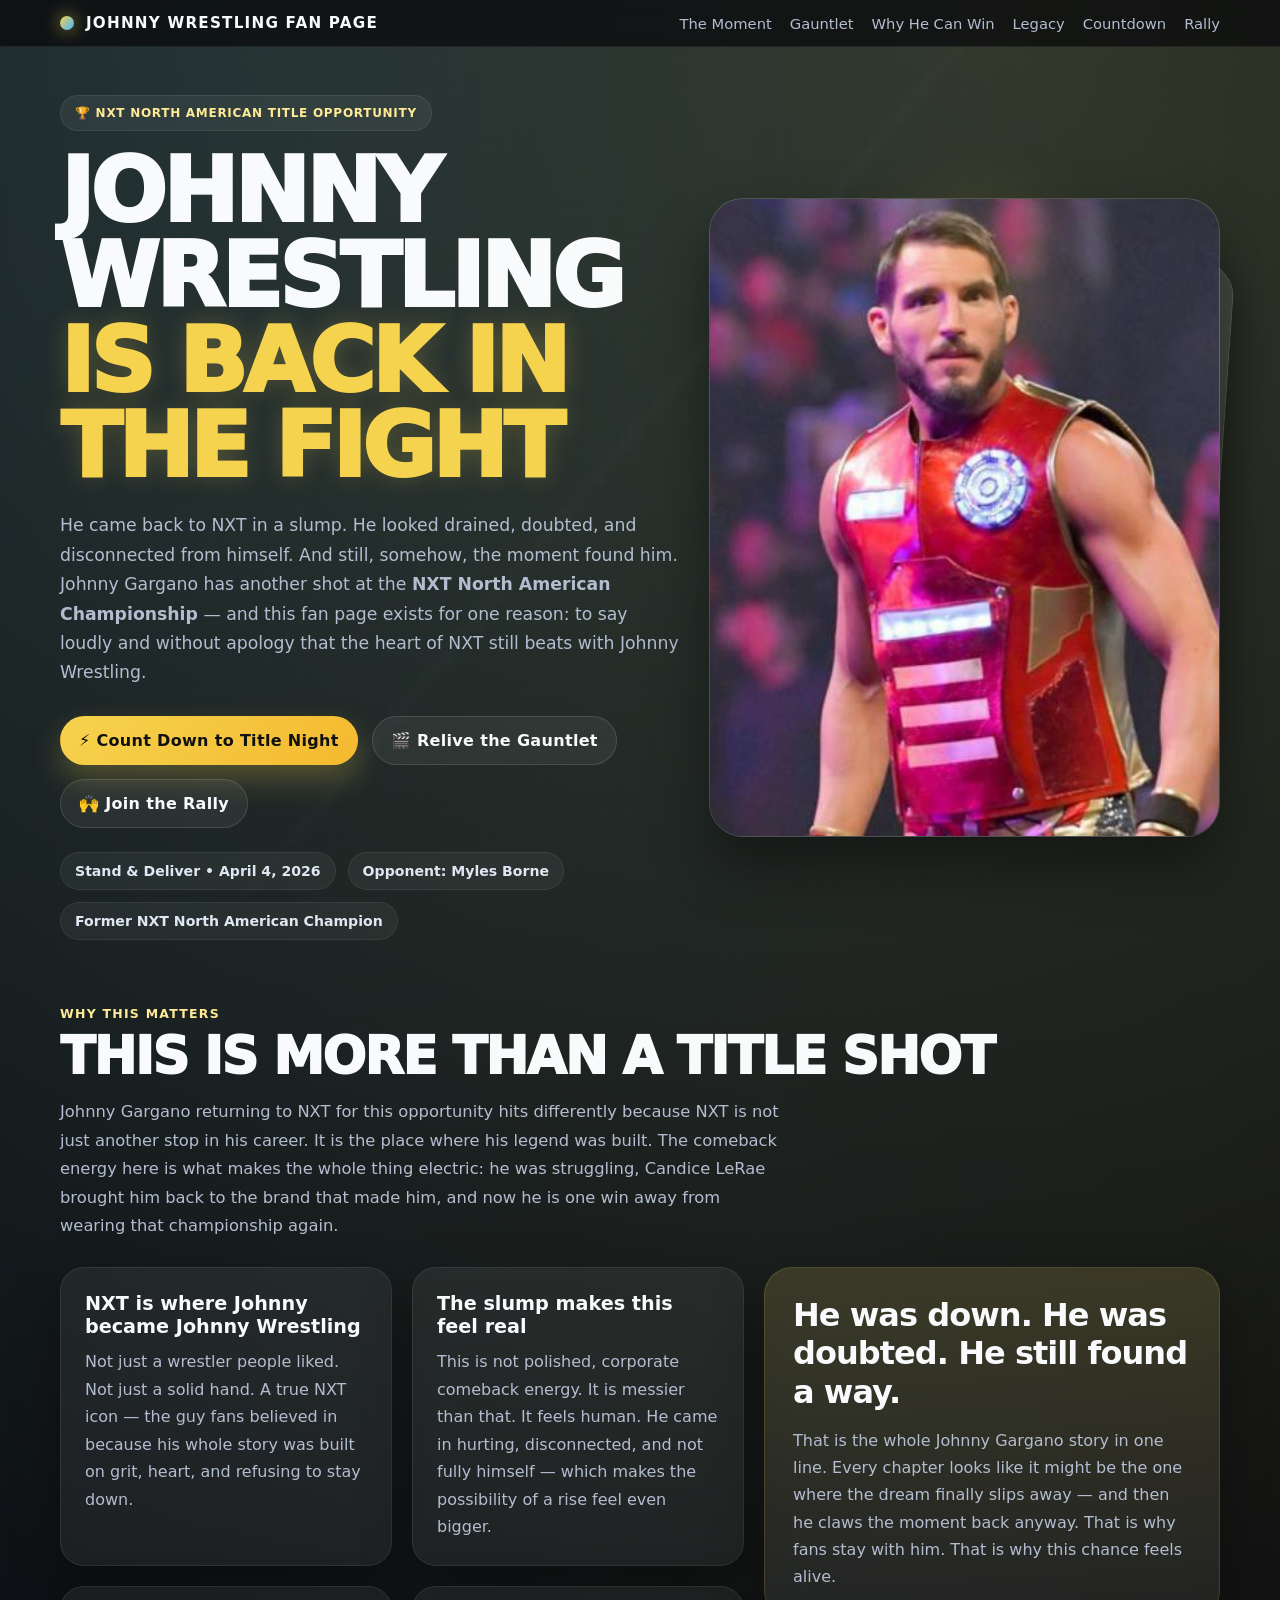
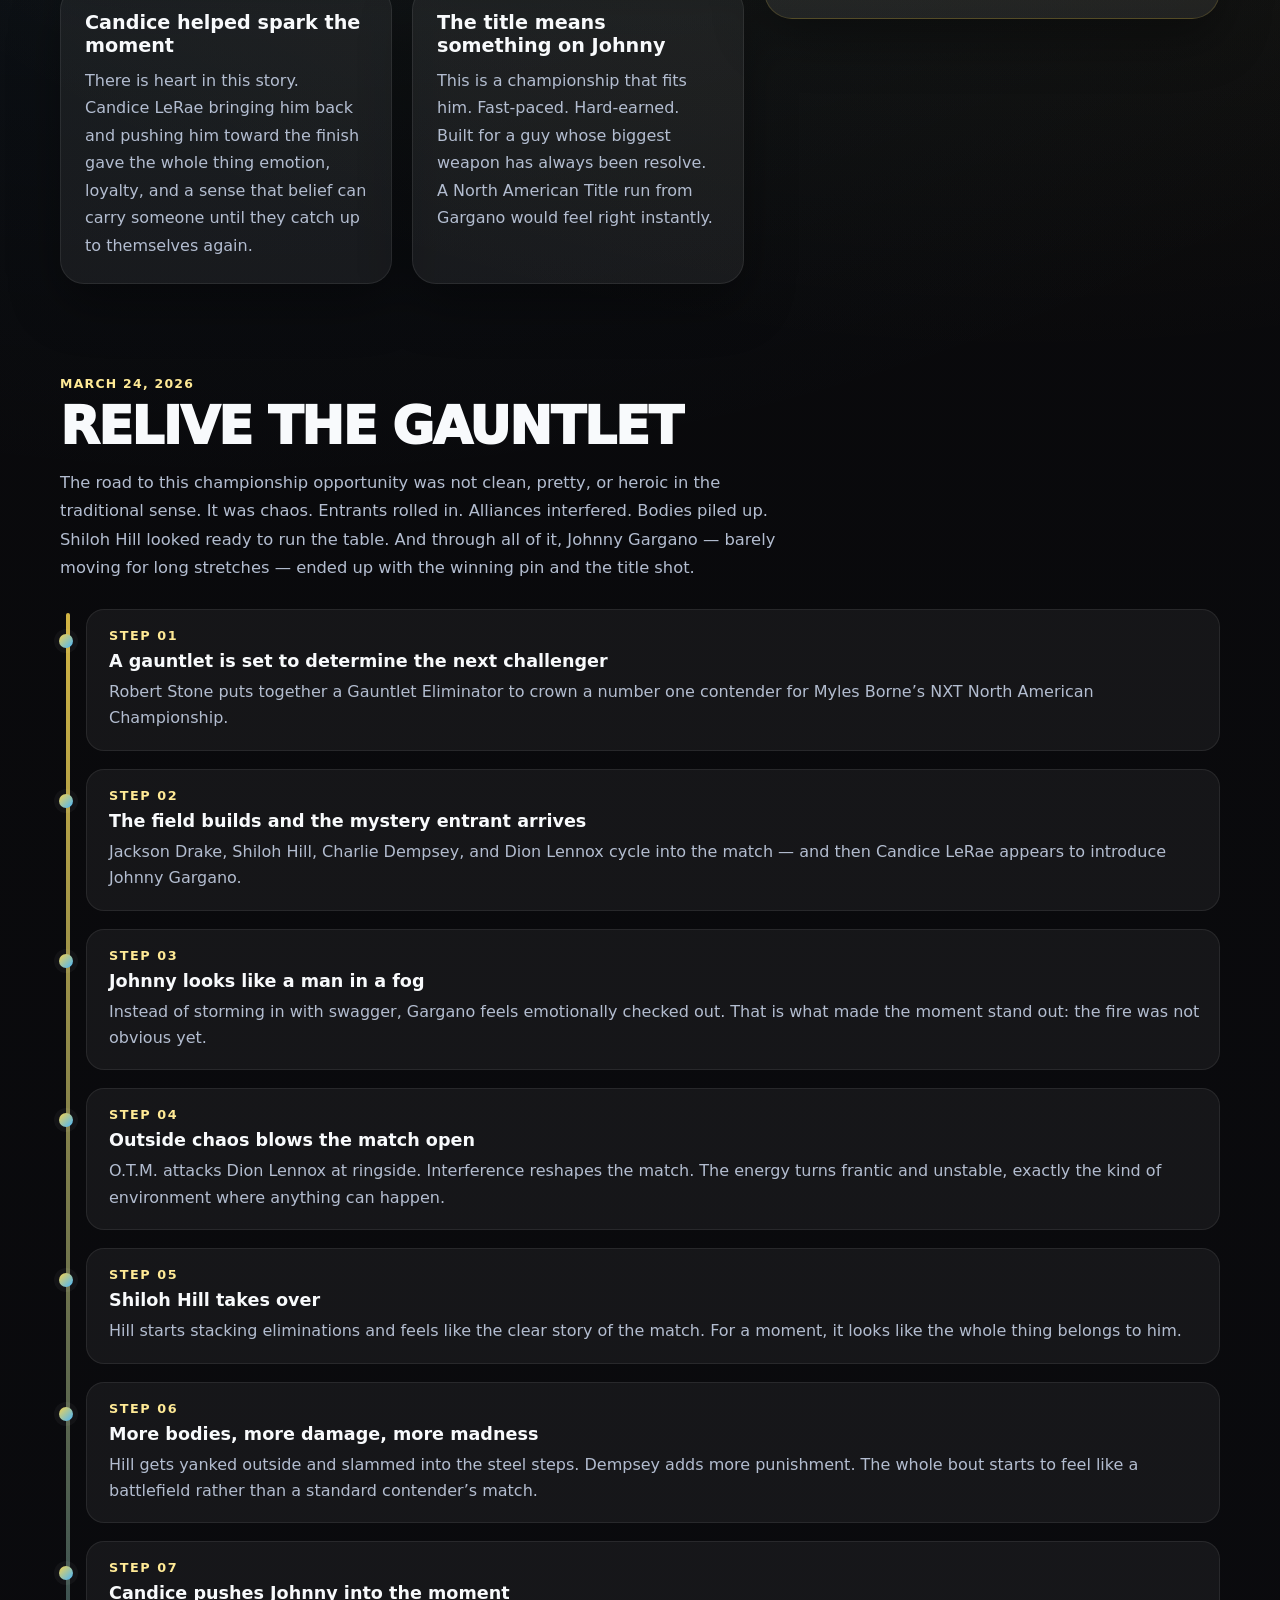
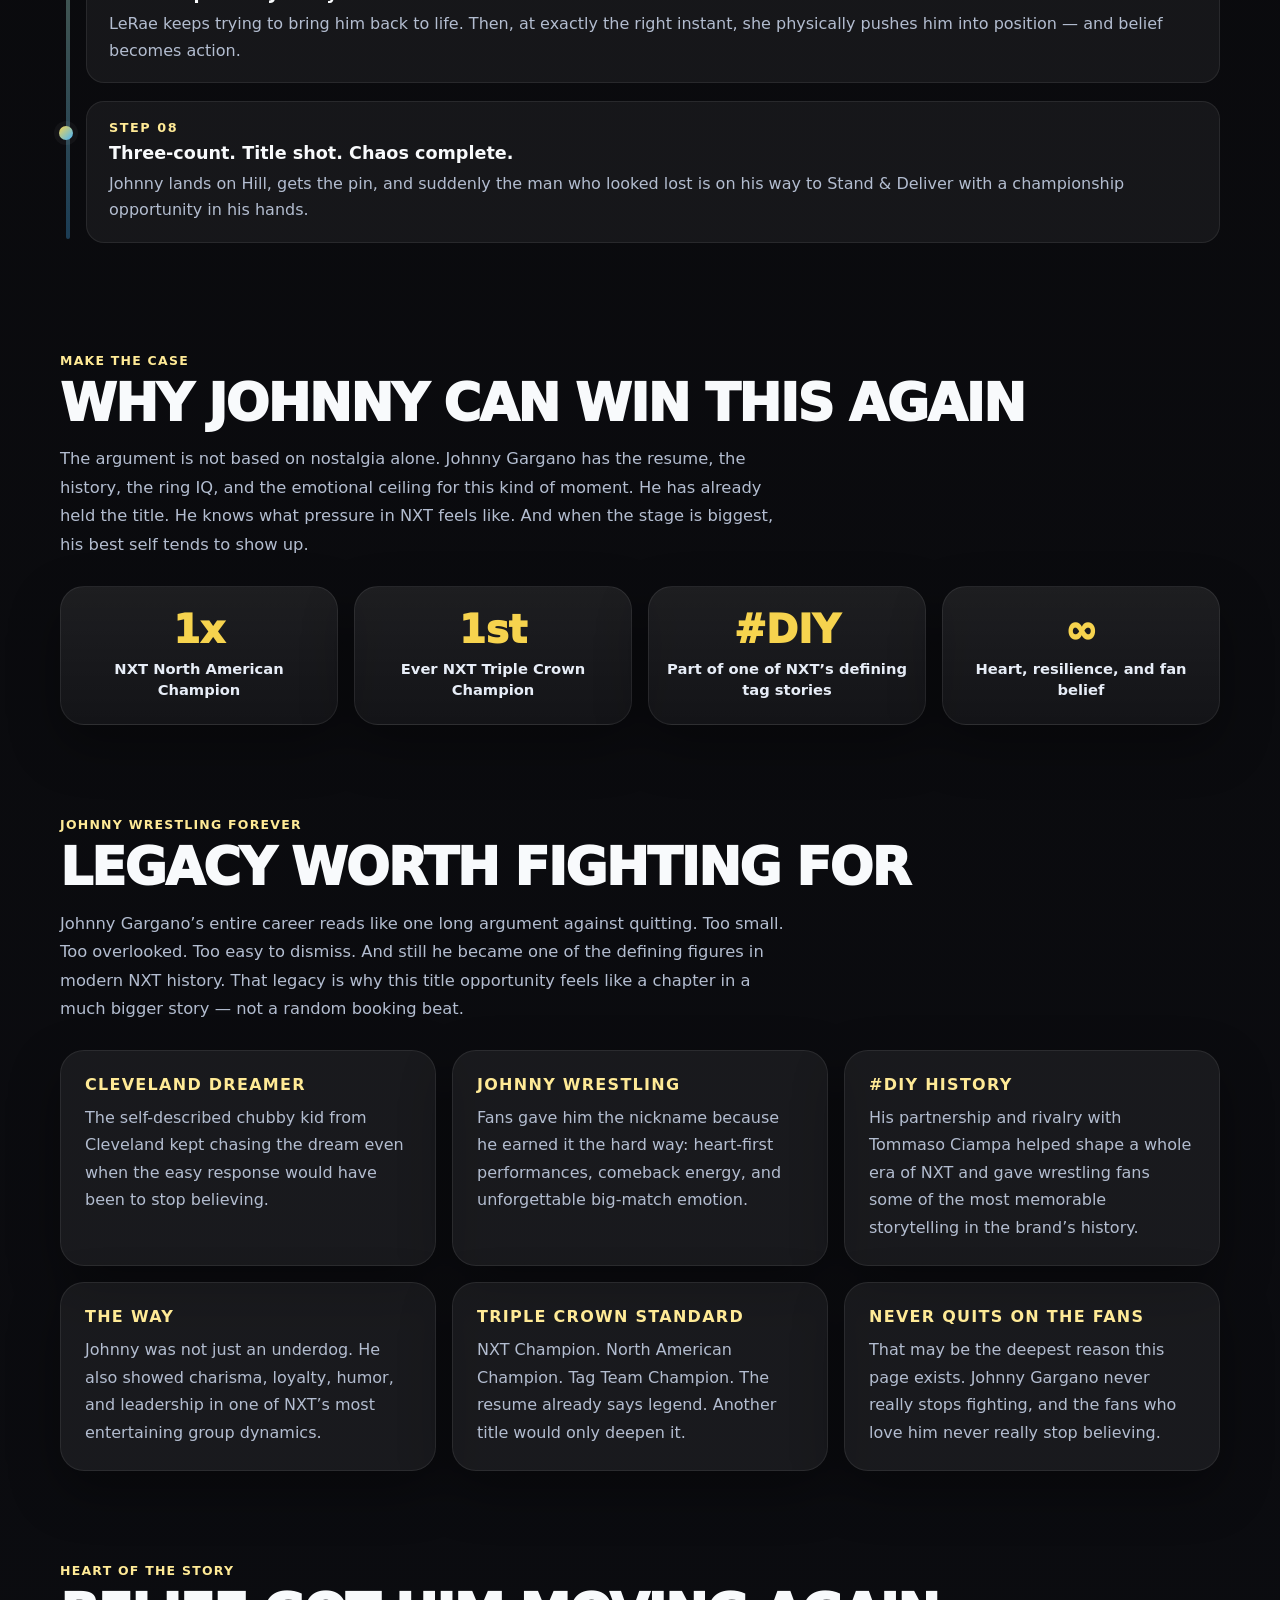
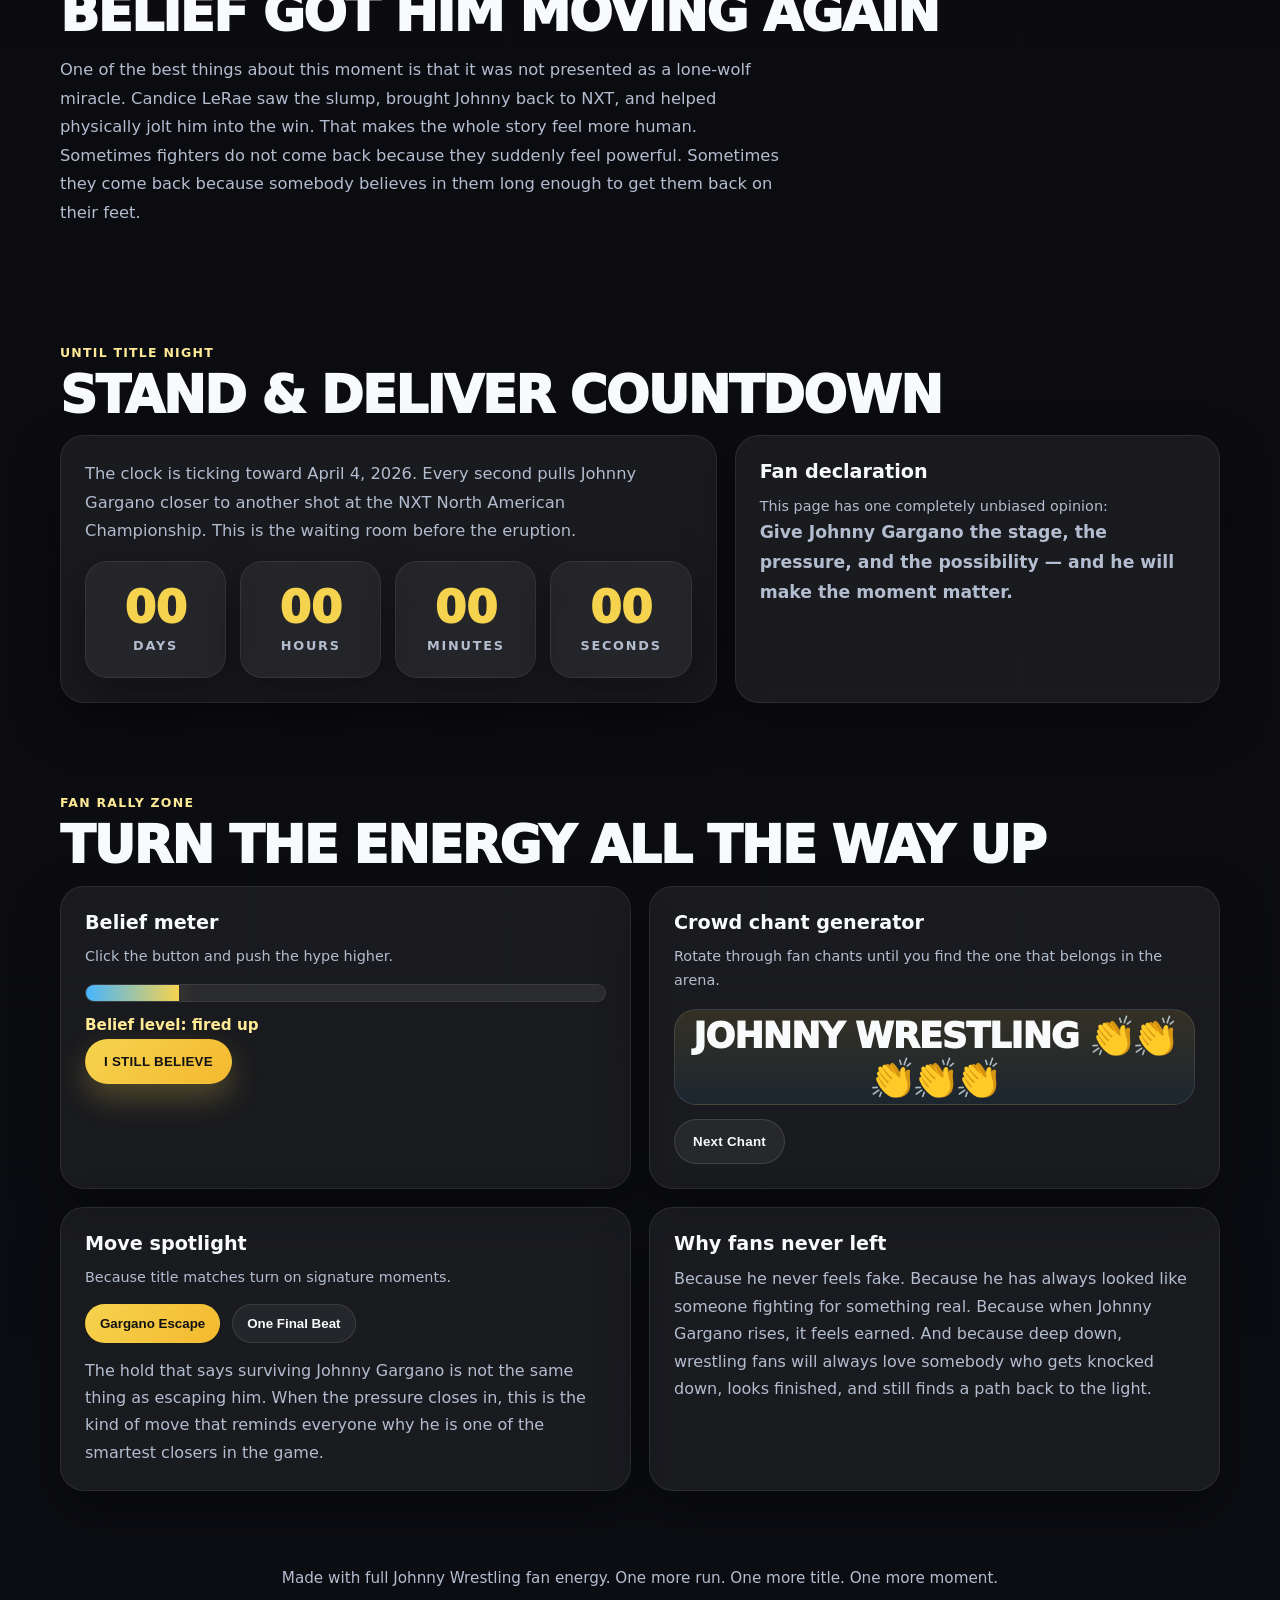
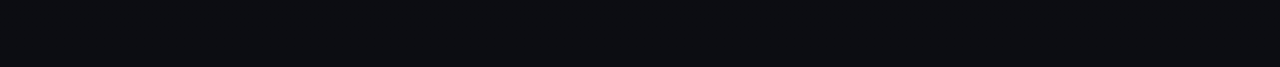
<file: index.html.html>
<!DOCTYPE html>
<html lang="en">
<head>
  <meta charset="UTF-8" />
  <meta name="viewport" content="width=device-width, initial-scale=1.0" />
  <title>Johnny Wrestling | One More Run</title>
  <style>
    :root {
      --bg: #09090b;
      --bg-soft: #111217;
      --panel: rgba(255,255,255,0.06);
      --panel-strong: rgba(255,255,255,0.1);
      --text: #f8fafc;
      --muted: #b3bdd0;
      --gold: #f6d34e;
      --gold-2: #ffea96;
      --blue: #46b5ff;
      --red: #ff5d5d;
      --shadow: 0 20px 50px rgba(0,0,0,.35);
      --radius: 24px;
      --max: 1200px;
    }

    * { box-sizing: border-box; }
    html { scroll-behavior: smooth; }
    body {
      margin: 0;
      font-family: Inter, system-ui, -apple-system, BlinkMacSystemFont, "Segoe UI", sans-serif;
      background:
        radial-gradient(circle at 20% 0%, rgba(70,181,255,.16), transparent 32%),
        radial-gradient(circle at 80% 0%, rgba(246,211,78,.18), transparent 30%),
        linear-gradient(180deg, #050507 0%, #09090b 20%, #0c0d12 100%);
      color: var(--text);
      overflow-x: hidden;
    }

    body::before {
      content: "";
      position: fixed;
      inset: 0;
      pointer-events: none;
      background:
        linear-gradient(130deg, transparent 0 48%, rgba(255,255,255,.03) 49%, transparent 50%),
        linear-gradient(90deg, rgba(255,255,255,.02) 1px, transparent 1px),
        linear-gradient(rgba(255,255,255,.02) 1px, transparent 1px);
      background-size: auto, 30px 30px, 30px 30px;
      mask-image: radial-gradient(circle at center, black 60%, transparent 95%);
      opacity: .5;
    }

    a { color: inherit; text-decoration: none; }

    .topbar {
      position: sticky;
      top: 0;
      z-index: 50;
      backdrop-filter: blur(12px);
      background: rgba(8,8,10,.7);
      border-bottom: 1px solid rgba(255,255,255,.08);
    }

    .topbar-inner {
      max-width: var(--max);
      margin: 0 auto;
      padding: 14px 20px;
      display: flex;
      align-items: center;
      justify-content: space-between;
      gap: 16px;
    }

    .brand {
      font-weight: 900;
      letter-spacing: .08em;
      text-transform: uppercase;
      font-size: .95rem;
      display: flex;
      align-items: center;
      gap: 12px;
    }

    .brand-badge {
      width: 14px;
      height: 14px;
      border-radius: 999px;
      background: linear-gradient(135deg, var(--gold), var(--blue));
      box-shadow: 0 0 18px rgba(246,211,78,.7);
    }

    .nav {
      display: flex;
      gap: 18px;
      flex-wrap: wrap;
      font-size: .92rem;
      color: var(--muted);
    }

    .nav a:hover, .nav a.active { color: var(--text); }

    .wrap {
      max-width: var(--max);
      margin: 0 auto;
      padding: 0 20px 70px;
    }

    .hero {
      min-height: 92vh;
      display: grid;
      grid-template-columns: 1.1fr .9fr;
      align-items: center;
      gap: 24px;
      position: relative;
      padding: 48px 0 20px;
    }

    .hero::after {
      content: "";
      position: absolute;
      inset: 12% 10% auto auto;
      width: 260px;
      height: 260px;
      border-radius: 50%;
      background: radial-gradient(circle, rgba(246,211,78,.18), transparent 70%);
      filter: blur(20px);
      pointer-events: none;
    }

    .eyebrow {
      display: inline-flex;
      align-items: center;
      gap: 10px;
      padding: 10px 14px;
      border-radius: 999px;
      background: rgba(255,255,255,.06);
      border: 1px solid rgba(255,255,255,.08);
      color: var(--gold-2);
      font-weight: 700;
      letter-spacing: .06em;
      text-transform: uppercase;
      font-size: .75rem;
      margin-bottom: 18px;
    }

    h1 {
      margin: 0;
      font-size: clamp(2.8rem, 7vw, 6.5rem);
      line-height: .95;
      letter-spacing: -.04em;
      text-transform: uppercase;
      font-weight: 1000;
      text-wrap: balance;
    }

    .headline-accent {
      display: block;
      color: var(--gold);
      text-shadow: 0 0 24px rgba(246,211,78,.22);
    }

    .subcopy {
      color: var(--muted);
      font-size: 1.08rem;
      line-height: 1.7;
      max-width: 58ch;
      margin: 22px 0 28px;
    }

    .cta-row {
      display: flex;
      gap: 14px;
      flex-wrap: wrap;
      margin-bottom: 24px;
    }

    .btn {
      padding: 14px 18px;
      border-radius: 999px;
      border: 1px solid rgba(255,255,255,.12);
      font-weight: 800;
      letter-spacing: .02em;
      transition: transform .18s ease, border-color .18s ease, background .18s ease;
      display: inline-flex;
      align-items: center;
      gap: 10px;
    }

    .btn:hover { transform: translateY(-2px); }

    .btn-primary {
      background: linear-gradient(135deg, var(--gold), #f4b92f);
      color: #111;
      border-color: transparent;
      box-shadow: 0 14px 30px rgba(246,211,78,.25);
    }

    .btn-secondary {
      background: rgba(255,255,255,.06);
      color: var(--text);
    }

    .hero-meta {
      display: flex;
      gap: 12px;
      flex-wrap: wrap;
      margin-top: 18px;
    }

    .pill {
      padding: 10px 14px;
      background: rgba(255,255,255,.05);
      color: #dfe7f3;
      border: 1px solid rgba(255,255,255,.07);
      border-radius: 999px;
      font-size: .88rem;
      font-weight: 700;
    }

    .hero-visual {
      position: relative;
      min-height: 520px;
      display: flex;
      align-items: center;
      justify-content: center;
    }

    .hero-photo-frame {
      position: relative;
      z-index: 2;
      width: min(560px, 100%);
      aspect-ratio: 4 / 5;
      border-radius: 34px;
      overflow: hidden;
      border: 1px solid rgba(255,255,255,.12);
      box-shadow: 0 28px 60px rgba(0,0,0,.42);
      background: linear-gradient(180deg, rgba(255,255,255,.08), rgba(255,255,255,.04));
      animation: float 4s ease-in-out infinite;
    }

    .hero-card {
      position: absolute;
      inset: 8% 0 auto auto;
      width: min(420px, 100%);
      aspect-ratio: 1 / 1.1;
      border-radius: 34px;
      background:
        radial-gradient(circle at 70% 20%, rgba(70,181,255,.22), transparent 30%),
        radial-gradient(circle at 25% 15%, rgba(246,211,78,.2), transparent 28%),
        linear-gradient(180deg, rgba(255,255,255,.12), rgba(255,255,255,.04));
      border: 1px solid rgba(255,255,255,.1);
      box-shadow: var(--shadow);
      transform: rotate(4deg);
    }

    .hero-image {
      position: absolute;
      inset: 0;
      width: 100%;
      height: 100%;
      object-fit: cover;
      object-position: center top;
      z-index: 2;
    }

    .hero-ring {
      position: absolute;
      width: 70%;
      aspect-ratio: 1 / 1;
      border: 2px solid rgba(246,211,78,.18);
      border-radius: 50%;
      z-index: 0;
      filter: blur(.2px);
    }

    .hero-ring.r2 {
      width: 85%;
      border-color: rgba(70,181,255,.14);
      transform: rotate(9deg);
    }

    .hero-flare {
      position: absolute;
      bottom: 11%;
      left: 50%;
      transform: translateX(-50%);
      width: 70%;
      height: 40px;
      background: radial-gradient(circle, rgba(246,211,78,.4), transparent 70%);
      filter: blur(20px);
      z-index: 0;
    }

    .section {
      padding: 46px 0;
    }

    .section-title {
      margin: 0 0 14px;
      font-size: clamp(2rem, 4vw, 3.2rem);
      line-height: 1;
      font-weight: 950;
      text-transform: uppercase;
      letter-spacing: -.03em;
    }

    .section-kicker {
      color: var(--gold-2);
      text-transform: uppercase;
      letter-spacing: .1em;
      font-size: .78rem;
      font-weight: 800;
      margin-bottom: 10px;
    }

    .section-lead {
      max-width: 70ch;
      color: var(--muted);
      line-height: 1.75;
      font-size: 1.02rem;
      margin-bottom: 26px;
    }

    .grid-2 {
      display: grid;
      grid-template-columns: repeat(2, minmax(0,1fr));
      gap: 20px;
    }

    .card {
      background: var(--panel);
      border: 1px solid rgba(255,255,255,.08);
      border-radius: var(--radius);
      padding: 24px;
      box-shadow: var(--shadow);
    }

    .card h3 {
      margin: 0 0 10px;
      font-size: 1.2rem;
      line-height: 1.2;
    }

    .card p {
      margin: 0;
      color: var(--muted);
      line-height: 1.72;
    }

    .moment-grid {
      display: grid;
      grid-template-columns: 1.2fr .8fr;
      gap: 20px;
      align-items: start;
    }

    .quote-panel {
      padding: 28px;
      background:
        linear-gradient(180deg, rgba(246,211,78,.12), rgba(255,255,255,.04)),
        rgba(255,255,255,.03);
      border: 1px solid rgba(246,211,78,.16);
      border-radius: 28px;
      box-shadow: var(--shadow);
    }

    .quote-panel blockquote {
      margin: 0 0 16px;
      font-size: clamp(1.4rem, 2.5vw, 2rem);
      line-height: 1.2;
      font-weight: 900;
      letter-spacing: -.03em;
    }

    .quote-panel p {
      margin: 0;
      color: var(--muted);
      line-height: 1.7;
    }

    .timeline {
      position: relative;
      margin-top: 24px;
      padding-left: 26px;
    }

    .timeline::before {
      content: "";
      position: absolute;
      top: 4px;
      left: 6px;
      width: 4px;
      height: calc(100% - 8px);
      border-radius: 999px;
      background: linear-gradient(180deg, var(--gold), rgba(70,181,255,.35));
      opacity: .85;
    }

    .step {
      position: relative;
      margin-bottom: 18px;
      padding: 18px 18px 18px 22px;
      background: rgba(255,255,255,.05);
      border: 1px solid rgba(255,255,255,.08);
      border-radius: 18px;
      transform: translateY(20px);
      opacity: 0;
      transition: transform .55s ease, opacity .55s ease, border-color .25s ease;
    }

    .step.visible {
      transform: translateY(0);
      opacity: 1;
    }

    .step::before {
      content: "";
      position: absolute;
      left: -28px;
      top: 24px;
      width: 14px;
      height: 14px;
      border-radius: 50%;
      background: linear-gradient(135deg, var(--gold), var(--blue));
      box-shadow: 0 0 0 5px rgba(255,255,255,.04);
    }

    .step .num {
      font-size: .8rem;
      text-transform: uppercase;
      font-weight: 900;
      letter-spacing: .12em;
      color: var(--gold-2);
      margin-bottom: 8px;
    }

    .step h4 {
      margin: 0 0 8px;
      font-size: 1.1rem;
    }

    .step p {
      margin: 0;
      color: var(--muted);
      line-height: 1.65;
    }

    .stats {
      display: grid;
      grid-template-columns: repeat(4, minmax(0,1fr));
      gap: 16px;
      margin-top: 24px;
    }

    .stat {
      padding: 24px 18px;
      border-radius: 24px;
      background: linear-gradient(180deg, rgba(255,255,255,.08), rgba(255,255,255,.04));
      border: 1px solid rgba(255,255,255,.08);
      text-align: center;
      box-shadow: var(--shadow);
      transition: transform .18s ease, border-color .18s ease;
    }

    .stat:hover {
      transform: translateY(-3px);
      border-color: rgba(246,211,78,.32);
    }

    .stat .big {
      font-size: clamp(1.8rem, 3vw, 2.4rem);
      font-weight: 1000;
      line-height: 1;
      margin-bottom: 10px;
      color: var(--gold);
    }

    .stat .label {
      font-size: .92rem;
      color: #e7edf7;
      font-weight: 800;
      line-height: 1.4;
    }

    .legacy-grid {
      display: grid;
      grid-template-columns: repeat(3, minmax(0,1fr));
      gap: 16px;
    }

    .legacy-item {
      position: relative;
      overflow: hidden;
    }

    .legacy-item::after {
      content: "";
      position: absolute;
      inset: auto -30% -60% auto;
      width: 120px;
      height: 120px;
      background: radial-gradient(circle, rgba(246,211,78,.15), transparent 70%);
      filter: blur(10px);
    }

    .legacy-title {
      font-size: 1rem;
      color: var(--gold-2);
      font-weight: 900;
      letter-spacing: .08em;
      text-transform: uppercase;
      margin-bottom: 10px;
    }

    .countdown-wrap {
      display: grid;
      grid-template-columns: 1.15fr .85fr;
      gap: 18px;
      align-items: stretch;
    }

    .countdown {
      display: grid;
      grid-template-columns: repeat(4, minmax(0,1fr));
      gap: 14px;
      margin-top: 16px;
    }

    .time-box {
      padding: 24px 10px;
      border-radius: 22px;
      text-align: center;
      background: rgba(255,255,255,.05);
      border: 1px solid rgba(255,255,255,.08);
      box-shadow: var(--shadow);
    }

    .time-box .value {
      font-size: clamp(1.7rem, 4vw, 2.8rem);
      font-weight: 1000;
      color: var(--gold);
      line-height: 1;
      margin-bottom: 8px;
    }

    .time-box .unit {
      text-transform: uppercase;
      font-size: .8rem;
      letter-spacing: .14em;
      color: var(--muted);
      font-weight: 800;
    }

    .rally-grid {
      display: grid;
      grid-template-columns: 1fr 1fr;
      gap: 18px;
    }

    .meter-shell {
      width: 100%;
      height: 18px;
      border-radius: 999px;
      background: rgba(255,255,255,.08);
      overflow: hidden;
      margin: 16px 0 14px;
      border: 1px solid rgba(255,255,255,.08);
    }

    .meter-fill {
      width: 18%;
      height: 100%;
      background: linear-gradient(90deg, var(--blue), var(--gold));
      box-shadow: 0 0 20px rgba(246,211,78,.2);
      transition: width .35s ease;
    }

    .meter-value {
      font-size: .95rem;
      color: var(--gold-2);
      font-weight: 800;
      min-height: 1.5em;
    }

    .chant-box {
      min-height: 96px;
      display: flex;
      align-items: center;
      justify-content: center;
      text-align: center;
      font-weight: 1000;
      font-size: clamp(1.5rem, 3vw, 2.2rem);
      letter-spacing: -.03em;
      border-radius: 22px;
      margin: 16px 0 14px;
      background: linear-gradient(180deg, rgba(246,211,78,.12), rgba(70,181,255,.08));
      border: 1px solid rgba(255,255,255,.1);
    }

    .move-tabs {
      display: flex;
      flex-wrap: wrap;
      gap: 12px;
      margin-top: 14px;
      margin-bottom: 14px;
    }

    .tab {
      cursor: pointer;
      border: 1px solid rgba(255,255,255,.1);
      background: rgba(255,255,255,.05);
      color: var(--text);
      border-radius: 999px;
      padding: 11px 14px;
      font-weight: 800;
    }

    .tab.active {
      background: linear-gradient(135deg, var(--gold), #f4b92f);
      color: #111;
      border-color: transparent;
    }

    .move-copy {
      color: var(--muted);
      line-height: 1.7;
      min-height: 90px;
    }

    .footer {
      padding: 32px 0 10px;
      color: var(--muted);
      font-size: .95rem;
      text-align: center;
    }

    .reveal {
      opacity: 0;
      transform: translateY(24px);
      transition: opacity .65s ease, transform .65s ease;
    }

    .reveal.visible {
      opacity: 1;
      transform: translateY(0);
    }

    .small {
      font-size: .9rem;
      color: var(--muted);
    }

    .fan-line {
      margin-top: 14px;
      font-size: 1.08rem;
      font-weight: 800;
      color: #fff;
    }

    @keyframes float {
      0%,100% { transform: translateY(0); }
      50% { transform: translateY(-8px); }
    }

    @media (max-width: 1024px) {
      .hero,
      .moment-grid,
      .countdown-wrap,
      .grid-2,
      .rally-grid {
        grid-template-columns: 1fr;
      }

      .hero {
        padding-top: 34px;
      }

      .hero-visual {
        min-height: 400px;
        order: -1;
      }

      .stats { grid-template-columns: repeat(2, minmax(0,1fr)); }
      .legacy-grid { grid-template-columns: repeat(2, minmax(0,1fr)); }
    }

    @media (max-width: 640px) {
      .wrap { padding: 0 16px 50px; }
      .topbar-inner { padding: 12px 16px; }
      .nav { display: none; }
      .hero { min-height: auto; padding-top: 20px; }
      .hero-visual { min-height: 320px; }
      .hero-card { width: 95%; }
      .countdown { grid-template-columns: repeat(2, minmax(0,1fr)); }
      .stats,
      .legacy-grid { grid-template-columns: 1fr; }
      .cta-row { flex-direction: column; align-items: stretch; }
      .btn { justify-content: center; }
    }
  </style>
</head>
<body>
  <header class="topbar">
    <div class="topbar-inner">
      <div class="brand"><span class="brand-badge"></span> Johnny Wrestling Fan Page</div>
      <nav class="nav">
        <a href="#moment">The Moment</a>
        <a href="#gauntlet">Gauntlet</a>
        <a href="#why">Why He Can Win</a>
        <a href="#legacy">Legacy</a>
        <a href="#countdown">Countdown</a>
        <a href="#rally">Rally</a>
      </nav>
    </div>
  </header>

  <main class="wrap">
    <section class="hero" id="top">
      <div class="hero-copy reveal visible">
        <div class="eyebrow">🏆 NXT North American Title Opportunity</div>
        <h1>
          Johnny Wrestling
          <span class="headline-accent">is back in the fight</span>
        </h1>
        <p class="subcopy">
          He came back to NXT in a slump. He looked drained, doubted, and disconnected from himself. And still, somehow, the moment found him. Johnny Gargano has another shot at the <strong>NXT North American Championship</strong> — and this fan page exists for one reason: to say loudly and without apology that the heart of NXT still beats with Johnny Wrestling.
        </p>
        <div class="cta-row">
          <a class="btn btn-primary" href="#countdown">⚡ Count Down to Title Night</a>
          <a class="btn btn-secondary" href="#gauntlet">🎬 Relive the Gauntlet</a>
          <a class="btn btn-secondary" href="#rally">🙌 Join the Rally</a>
        </div>
        <div class="hero-meta">
          <div class="pill">Stand &amp; Deliver • April 4, 2026</div>
          <div class="pill">Opponent: Myles Borne</div>
          <div class="pill">Former NXT North American Champion</div>
        </div>
      </div>

      <div class="hero-visual reveal visible">
        <div class="hero-card"></div>
        <div class="hero-ring"></div>
        <div class="hero-ring r2"></div>
        <div class="hero-photo-frame">
          <img class="hero-image" src="assets/johnny-hero.jpg" alt="Johnny Gargano in red gear in an arena" />
        </div>
        <div class="hero-flare"></div>
      </div>
    </section>

    <section class="section reveal" id="moment">
      <div class="section-kicker">Why this matters</div>
      <h2 class="section-title">This is more than a title shot</h2>
      <p class="section-lead">
        Johnny Gargano returning to NXT for this opportunity hits differently because NXT is not just another stop in his career. It is the place where his legend was built. The comeback energy here is what makes the whole thing electric: he was struggling, Candice LeRae brought him back to the brand that made him, and now he is one win away from wearing that championship again.
      </p>

      <div class="moment-grid">
        <div class="grid-2">
          <article class="card">
            <h3>NXT is where Johnny became Johnny Wrestling</h3>
            <p>Not just a wrestler people liked. Not just a solid hand. A true NXT icon — the guy fans believed in because his whole story was built on grit, heart, and refusing to stay down.</p>
          </article>
          <article class="card">
            <h3>The slump makes this feel real</h3>
            <p>This is not polished, corporate comeback energy. It is messier than that. It feels human. He came in hurting, disconnected, and not fully himself — which makes the possibility of a rise feel even bigger.</p>
          </article>
          <article class="card">
            <h3>Candice helped spark the moment</h3>
            <p>There is heart in this story. Candice LeRae bringing him back and pushing him toward the finish gave the whole thing emotion, loyalty, and a sense that belief can carry someone until they catch up to themselves again.</p>
          </article>
          <article class="card">
            <h3>The title means something on Johnny</h3>
            <p>This is a championship that fits him. Fast-paced. Hard-earned. Built for a guy whose biggest weapon has always been resolve. A North American Title run from Gargano would feel right instantly.</p>
          </article>
        </div>

        <aside class="quote-panel">
          <blockquote>He was down. He was doubted. He still found a way.</blockquote>
          <p>
            That is the whole Johnny Gargano story in one line. Every chapter looks like it might be the one where the dream finally slips away — and then he claws the moment back anyway. That is why fans stay with him. That is why this chance feels alive.
          </p>
        </aside>
      </div>
    </section>

    <section class="section reveal" id="gauntlet">
      <div class="section-kicker">March 24, 2026</div>
      <h2 class="section-title">Relive the gauntlet</h2>
      <p class="section-lead">
        The road to this championship opportunity was not clean, pretty, or heroic in the traditional sense. It was chaos. Entrants rolled in. Alliances interfered. Bodies piled up. Shiloh Hill looked ready to run the table. And through all of it, Johnny Gargano — barely moving for long stretches — ended up with the winning pin and the title shot.
      </p>

      <div class="timeline">
        <article class="step">
          <div class="num">Step 01</div>
          <h4>A gauntlet is set to determine the next challenger</h4>
          <p>Robert Stone puts together a Gauntlet Eliminator to crown a number one contender for Myles Borne’s NXT North American Championship.</p>
        </article>
        <article class="step">
          <div class="num">Step 02</div>
          <h4>The field builds and the mystery entrant arrives</h4>
          <p>Jackson Drake, Shiloh Hill, Charlie Dempsey, and Dion Lennox cycle into the match — and then Candice LeRae appears to introduce Johnny Gargano.</p>
        </article>
        <article class="step">
          <div class="num">Step 03</div>
          <h4>Johnny looks like a man in a fog</h4>
          <p>Instead of storming in with swagger, Gargano feels emotionally checked out. That is what made the moment stand out: the fire was not obvious yet.</p>
        </article>
        <article class="step">
          <div class="num">Step 04</div>
          <h4>Outside chaos blows the match open</h4>
          <p>O.T.M. attacks Dion Lennox at ringside. Interference reshapes the match. The energy turns frantic and unstable, exactly the kind of environment where anything can happen.</p>
        </article>
        <article class="step">
          <div class="num">Step 05</div>
          <h4>Shiloh Hill takes over</h4>
          <p>Hill starts stacking eliminations and feels like the clear story of the match. For a moment, it looks like the whole thing belongs to him.</p>
        </article>
        <article class="step">
          <div class="num">Step 06</div>
          <h4>More bodies, more damage, more madness</h4>
          <p>Hill gets yanked outside and slammed into the steel steps. Dempsey adds more punishment. The whole bout starts to feel like a battlefield rather than a standard contender’s match.</p>
        </article>
        <article class="step">
          <div class="num">Step 07</div>
          <h4>Candice pushes Johnny into the moment</h4>
          <p>LeRae keeps trying to bring him back to life. Then, at exactly the right instant, she physically pushes him into position — and belief becomes action.</p>
        </article>
        <article class="step">
          <div class="num">Step 08</div>
          <h4>Three-count. Title shot. Chaos complete.</h4>
          <p>Johnny lands on Hill, gets the pin, and suddenly the man who looked lost is on his way to Stand &amp; Deliver with a championship opportunity in his hands.</p>
        </article>
      </div>
    </section>

    <section class="section reveal" id="why">
      <div class="section-kicker">Make the case</div>
      <h2 class="section-title">Why Johnny can win this again</h2>
      <p class="section-lead">
        The argument is not based on nostalgia alone. Johnny Gargano has the resume, the history, the ring IQ, and the emotional ceiling for this kind of moment. He has already held the title. He knows what pressure in NXT feels like. And when the stage is biggest, his best self tends to show up.
      </p>

      <div class="stats">
        <div class="stat">
          <div class="big">1x</div>
          <div class="label">NXT North American Champion</div>
        </div>
        <div class="stat">
          <div class="big">1st</div>
          <div class="label">Ever NXT Triple Crown Champion</div>
        </div>
        <div class="stat">
          <div class="big">#DIY</div>
          <div class="label">Part of one of NXT’s defining tag stories</div>
        </div>
        <div class="stat">
          <div class="big">∞</div>
          <div class="label">Heart, resilience, and fan belief</div>
        </div>
      </div>
    </section>

    <section class="section reveal" id="legacy">
      <div class="section-kicker">Johnny Wrestling forever</div>
      <h2 class="section-title">Legacy worth fighting for</h2>
      <p class="section-lead">
        Johnny Gargano’s entire career reads like one long argument against quitting. Too small. Too overlooked. Too easy to dismiss. And still he became one of the defining figures in modern NXT history. That legacy is why this title opportunity feels like a chapter in a much bigger story — not a random booking beat.
      </p>

      <div class="legacy-grid">
        <article class="card legacy-item">
          <div class="legacy-title">Cleveland dreamer</div>
          <p>The self-described chubby kid from Cleveland kept chasing the dream even when the easy response would have been to stop believing.</p>
        </article>
        <article class="card legacy-item">
          <div class="legacy-title">Johnny Wrestling</div>
          <p>Fans gave him the nickname because he earned it the hard way: heart-first performances, comeback energy, and unforgettable big-match emotion.</p>
        </article>
        <article class="card legacy-item">
          <div class="legacy-title">#DIY history</div>
          <p>His partnership and rivalry with Tommaso Ciampa helped shape a whole era of NXT and gave wrestling fans some of the most memorable storytelling in the brand’s history.</p>
        </article>
        <article class="card legacy-item">
          <div class="legacy-title">The Way</div>
          <p>Johnny was not just an underdog. He also showed charisma, loyalty, humor, and leadership in one of NXT’s most entertaining group dynamics.</p>
        </article>
        <article class="card legacy-item">
          <div class="legacy-title">Triple Crown standard</div>
          <p>NXT Champion. North American Champion. Tag Team Champion. The resume already says legend. Another title would only deepen it.</p>
        </article>
        <article class="card legacy-item">
          <div class="legacy-title">Never quits on the fans</div>
          <p>That may be the deepest reason this page exists. Johnny Gargano never really stops fighting, and the fans who love him never really stop believing.</p>
        </article>
      </div>
    </section>

    <section class="section reveal" id="candice">
      <div class="section-kicker">Heart of the story</div>
      <h2 class="section-title">Belief got him moving again</h2>
      <p class="section-lead">
        One of the best things about this moment is that it was not presented as a lone-wolf miracle. Candice LeRae saw the slump, brought Johnny back to NXT, and helped physically jolt him into the win. That makes the whole story feel more human. Sometimes fighters do not come back because they suddenly feel powerful. Sometimes they come back because somebody believes in them long enough to get them back on their feet.
      </p>
    </section>

    <section class="section reveal" id="countdown">
      <div class="section-kicker">Until title night</div>
      <h2 class="section-title">Stand &amp; Deliver countdown</h2>
      <div class="countdown-wrap">
        <div class="card">
          <p class="section-lead" style="margin-bottom:0; max-width:none;">
            The clock is ticking toward April 4, 2026. Every second pulls Johnny Gargano closer to another shot at the NXT North American Championship. This is the waiting room before the eruption.
          </p>
          <div class="countdown" aria-label="Countdown to Stand and Deliver">
            <div class="time-box">
              <div class="value" id="days">00</div>
              <div class="unit">Days</div>
            </div>
            <div class="time-box">
              <div class="value" id="hours">00</div>
              <div class="unit">Hours</div>
            </div>
            <div class="time-box">
              <div class="value" id="minutes">00</div>
              <div class="unit">Minutes</div>
            </div>
            <div class="time-box">
              <div class="value" id="seconds">00</div>
              <div class="unit">Seconds</div>
            </div>
          </div>
        </div>
        <aside class="card">
          <h3 style="margin-top:0;">Fan declaration</h3>
          <p class="small">This page has one completely unbiased opinion:</p>
          <p class="fan-line">Give Johnny Gargano the stage, the pressure, and the possibility — and he will make the moment matter.</p>
        </aside>
      </div>
    </section>

    <section class="section reveal" id="rally">
      <div class="section-kicker">Fan rally zone</div>
      <h2 class="section-title">Turn the energy all the way up</h2>
      <div class="rally-grid">
        <article class="card">
          <h3 style="margin-top:0;">Belief meter</h3>
          <p class="small">Click the button and push the hype higher.</p>
          <div class="meter-shell"><div class="meter-fill" id="meterFill"></div></div>
          <div class="meter-value" id="meterValue">Belief level: fired up</div>
          <button class="btn btn-primary" id="believeBtn" type="button">I STILL BELIEVE</button>
        </article>

        <article class="card">
          <h3 style="margin-top:0;">Crowd chant generator</h3>
          <p class="small">Rotate through fan chants until you find the one that belongs in the arena.</p>
          <div class="chant-box" id="chantBox">JOHNNY WRESTLING 👏👏👏👏👏</div>
          <button class="btn btn-secondary" id="chantBtn" type="button">Next Chant</button>
        </article>

        <article class="card">
          <h3 style="margin-top:0;">Move spotlight</h3>
          <p class="small">Because title matches turn on signature moments.</p>
          <div class="move-tabs">
            <button class="tab active" data-move="escape" type="button">Gargano Escape</button>
            <button class="tab" data-move="beat" type="button">One Final Beat</button>
          </div>
          <div class="move-copy" id="moveCopy">
            The hold that says surviving Johnny Gargano is not the same thing as escaping him. When the pressure closes in, this is the kind of move that reminds everyone why he is one of the smartest closers in the game.
          </div>
        </article>

        <article class="card">
          <h3 style="margin-top:0;">Why fans never left</h3>
          <p>
            Because he never feels fake. Because he has always looked like someone fighting for something real. Because when Johnny Gargano rises, it feels earned. And because deep down, wrestling fans will always love somebody who gets knocked down, looks finished, and still finds a path back to the light.
          </p>
        </article>
      </div>
    </section>

    <footer class="footer">
      Made with full Johnny Wrestling fan energy. One more run. One more title. One more moment.
    </footer>
  </main>

  <script>
    const revealItems = document.querySelectorAll('.reveal, .step');
    const revealObserver = new IntersectionObserver((entries) => {
      entries.forEach(entry => {
        if (entry.isIntersecting) entry.target.classList.add('visible');
      });
    }, { threshold: 0.15 });
    revealItems.forEach(item => revealObserver.observe(item));

    const targetDate = new Date('2026-04-04T19:00:00');
    const ids = {
      days: document.getElementById('days'),
      hours: document.getElementById('hours'),
      minutes: document.getElementById('minutes'),
      seconds: document.getElementById('seconds')
    };

    function updateCountdown() {
      const now = new Date();
      let diff = targetDate - now;
      if (diff < 0) diff = 0;

      const days = Math.floor(diff / (1000 * 60 * 60 * 24));
      const hours = Math.floor((diff / (1000 * 60 * 60)) % 24);
      const minutes = Math.floor((diff / (1000 * 60)) % 60);
      const seconds = Math.floor((diff / 1000) % 60);

      ids.days.textContent = String(days).padStart(2, '0');
      ids.hours.textContent = String(hours).padStart(2, '0');
      ids.minutes.textContent = String(minutes).padStart(2, '0');
      ids.seconds.textContent = String(seconds).padStart(2, '0');
    }
    updateCountdown();
    setInterval(updateCountdown, 1000);

    const beliefBtn = document.getElementById('believeBtn');
    const meterFill = document.getElementById('meterFill');
    const meterValue = document.getElementById('meterValue');
    const meterLines = [
      'Belief level: fired up',
      'Belief level: getting louder',
      'Belief level: title-night energy',
      'Belief level: full Johnny Wrestling faith',
      'Belief level: absolute eruption'
    ];
    let meter = 18;
    let meterIndex = 0;

    beliefBtn.addEventListener('click', () => {
      meter = Math.min(100, meter + 17);
      meterIndex = Math.min(meterLines.length - 1, meterIndex + 1);
      meterFill.style.width = meter + '%';
      meterValue.textContent = meterLines[meterIndex];
      if (meter >= 100) {
        meterValue.textContent = 'Belief level: MAXED OUT — JOHNNY WRESTLING!';
      }
    });

    const chants = [
      'JOHNNY WRESTLING 👏👏👏👏👏',
      'ONE MORE RUN',
      'TAKE THAT TITLE HOME',
      'HEART OVER DOUBT',
      'NXT STILL BELONGS TO JOHNNY'
    ];
    const chantBox = document.getElementById('chantBox');
    const chantBtn = document.getElementById('chantBtn');
    let chantIndex = 0;
    chantBtn.addEventListener('click', () => {
      chantIndex = (chantIndex + 1) % chants.length;
      chantBox.textContent = chants[chantIndex];
    });

    const moveCopy = document.getElementById('moveCopy');
    const tabs = document.querySelectorAll('.tab');
    const moveText = {
      escape: 'The hold that says surviving Johnny Gargano is not the same thing as escaping him. When the pressure closes in, this is the kind of move that reminds everyone why he is one of the smartest closers in the game.',
      beat: 'One Final Beat feels like the perfect Johnny move because it lands like punctuation. It is the exclamation point in a fight where endurance, emotion, and timing have already done the storytelling.'
    };

    tabs.forEach(tab => {
      tab.addEventListener('click', () => {
        tabs.forEach(t => t.classList.remove('active'));
        tab.classList.add('active');
        moveCopy.textContent = moveText[tab.dataset.move];
      });
    });

    const navLinks = document.querySelectorAll('.nav a');
    const sections = [...document.querySelectorAll('section[id]')];
    const navObserver = new IntersectionObserver((entries) => {
      entries.forEach(entry => {
        if (!entry.isIntersecting) return;
        navLinks.forEach(link => link.classList.toggle('active', link.getAttribute('href') === '#' + entry.target.id));
      });
    }, { rootMargin: '-40% 0px -45% 0px', threshold: 0 });
    sections.forEach(section => navObserver.observe(section));
  </script>
</body>
</html>
</file>
